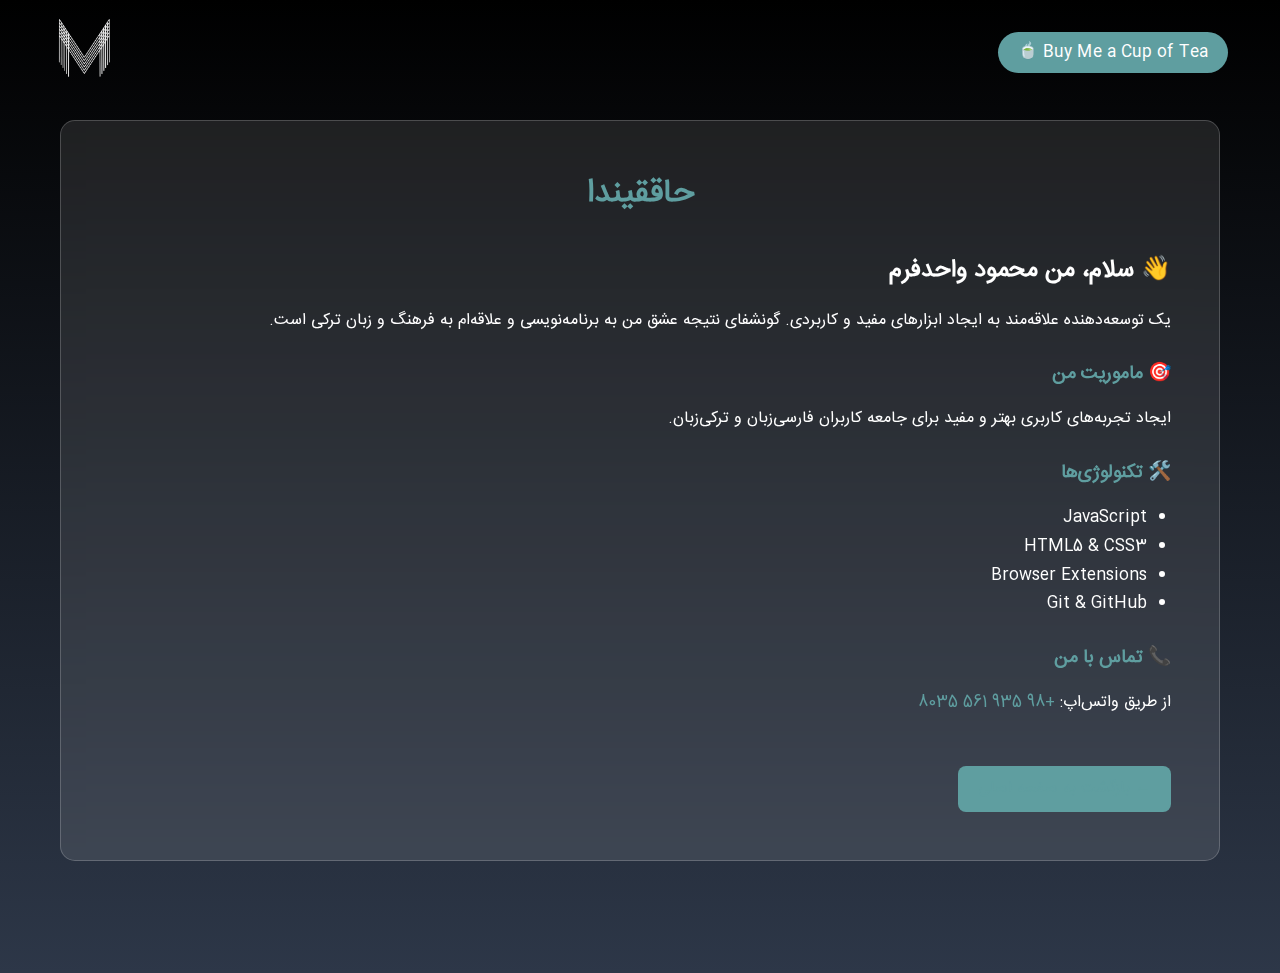
<file: about.html>
<!DOCTYPE html>
<html lang="az" dir="rtl">
<head>
    <meta charset="UTF-8">
    <meta name="viewport" content="width=device-width, initial-scale=1.0">
    <title>حاققیندا | MahmoodVhdtfr</title>
    <link rel="icon" type="image/x-icon" href="images/favicon.ico">
    <link rel="stylesheet" href="css/style.css">
</head>
<body>
    <!-- هدر -->
    <header class="main-header">
        <div class="header-container">
            <div class="header-actions">
                <a href="https://daramet.com/MahmoodVhdtfr" target="_blank" rel="noopener noreferrer" class="coffee-btn">
                    <span class="coffee-text">Buy Me a Cup of Tea</span>
                    <span>🍵</span>
                </a>
            </div>

            <div class="logo">
                <a href="index.html">
                    <img src="images/LOGO-M.png" alt="MahmoodVhdtfr">
                </a>
            </div>
        </div>
    </header>

    <!-- محتوای درباره ما -->
    <section class="about-content">
        <div class="container">
            <div class="about-card">
                <h1>حاققیندا</h1>
                
                <h2>👋 سلام، من محمود واحدفرم</h2>
                <p>
                    یک توسعه‌دهنده علاقه‌مند به ایجاد ابزارهای مفید و کاربردی. 
                    گونشفای نتیجه عشق من به برنامه‌نویسی و علاقه‌ام به فرهنگ و زبان ترکی است.
                </p>

                <h3>🎯 ماموریت من</h3>
                <p>
                    ایجاد تجربه‌های کاربری بهتر و مفید برای جامعه کاربران فارسی‌زبان و ترکی‌زبان.
                </p>

                <h3>🛠️ تکنولوژی‌ها</h3>
                <ul>
                    <li>JavaScript</li>
                    <li>HTML5 & CSS3</li>
                    <li>Browser Extensions</li>
                    <li>Git & GitHub</li>
                </ul>

                <h3>📞 تماس با من</h3>
                <p>
                    از طریق واتس‌اپ: <a href="https://wa.me/989355618035">+98 935 561 8035</a>
                </p>

                <a href="index.html" class="back-btn">← بازگشت به صفحه اصلی</a>
            </div>
        </div>
    </section>

    <script src="js/script.js"></script>
</body>
</html>
</file>
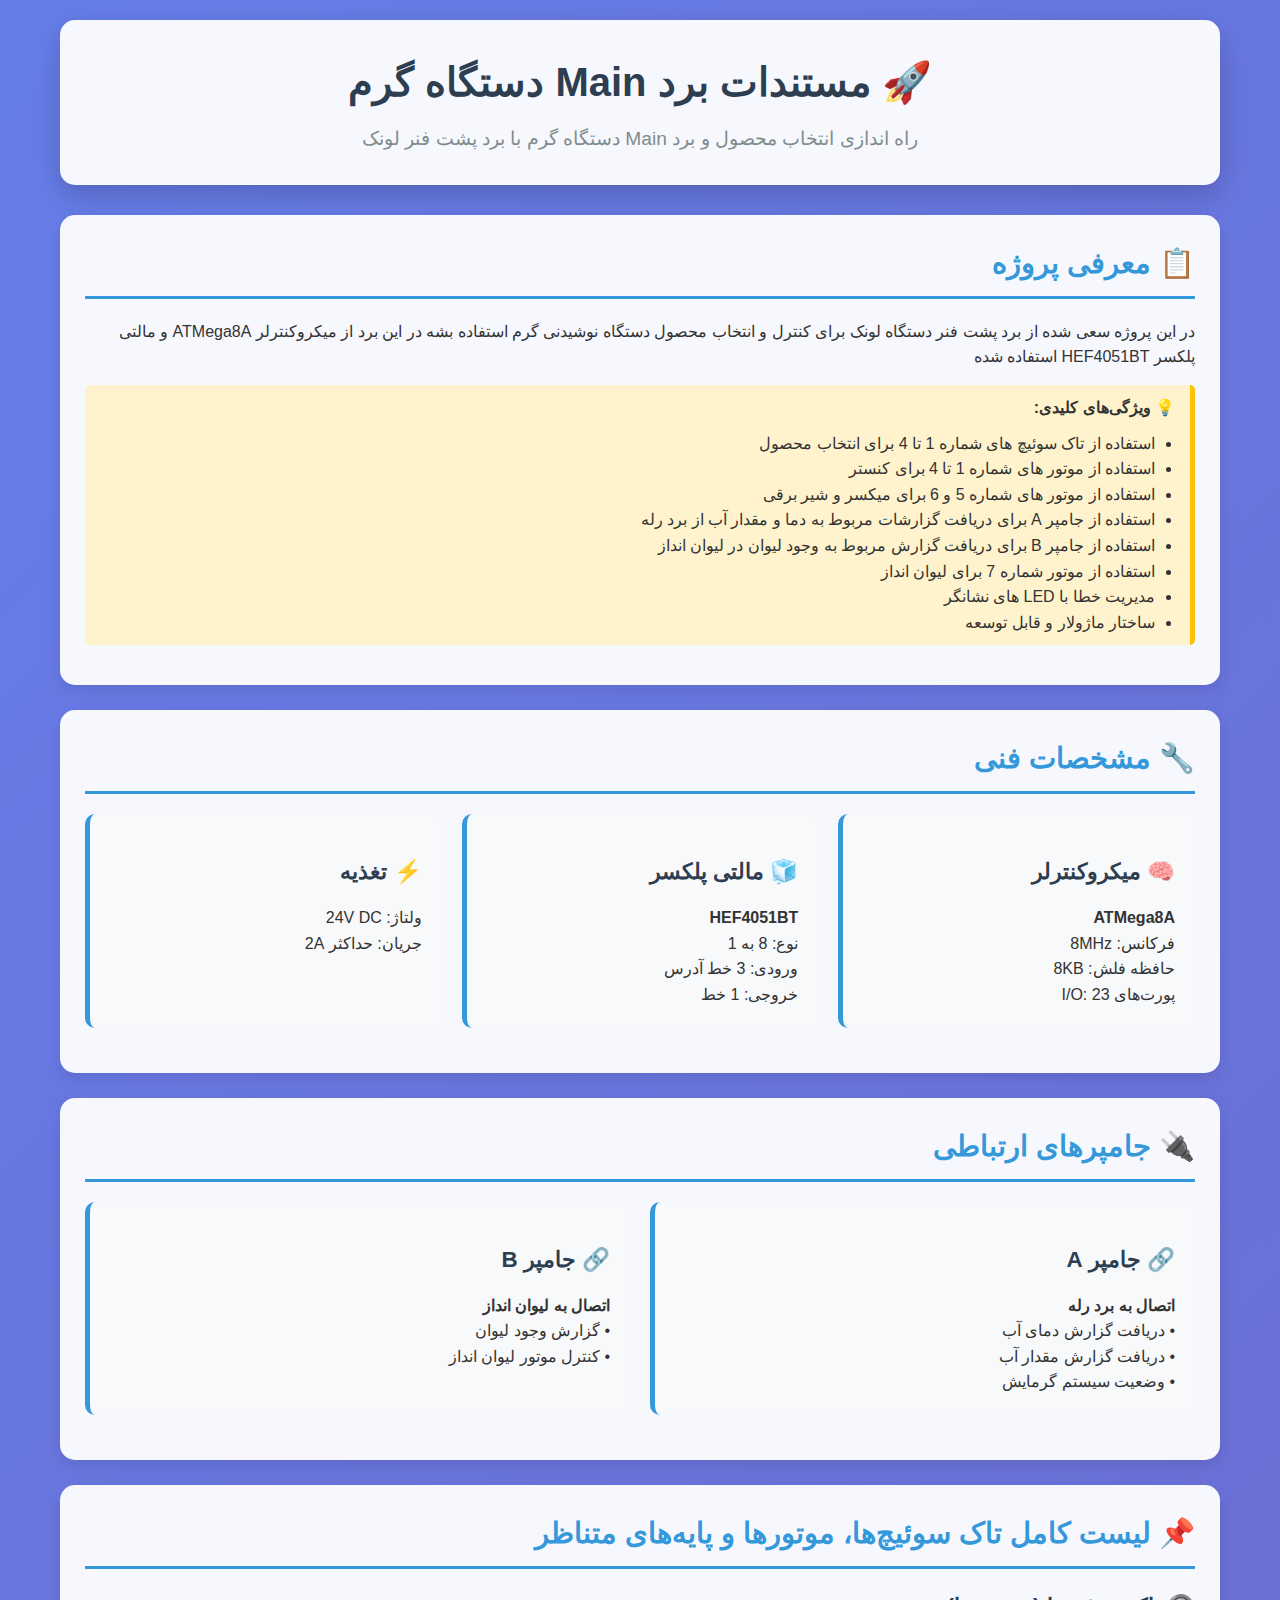
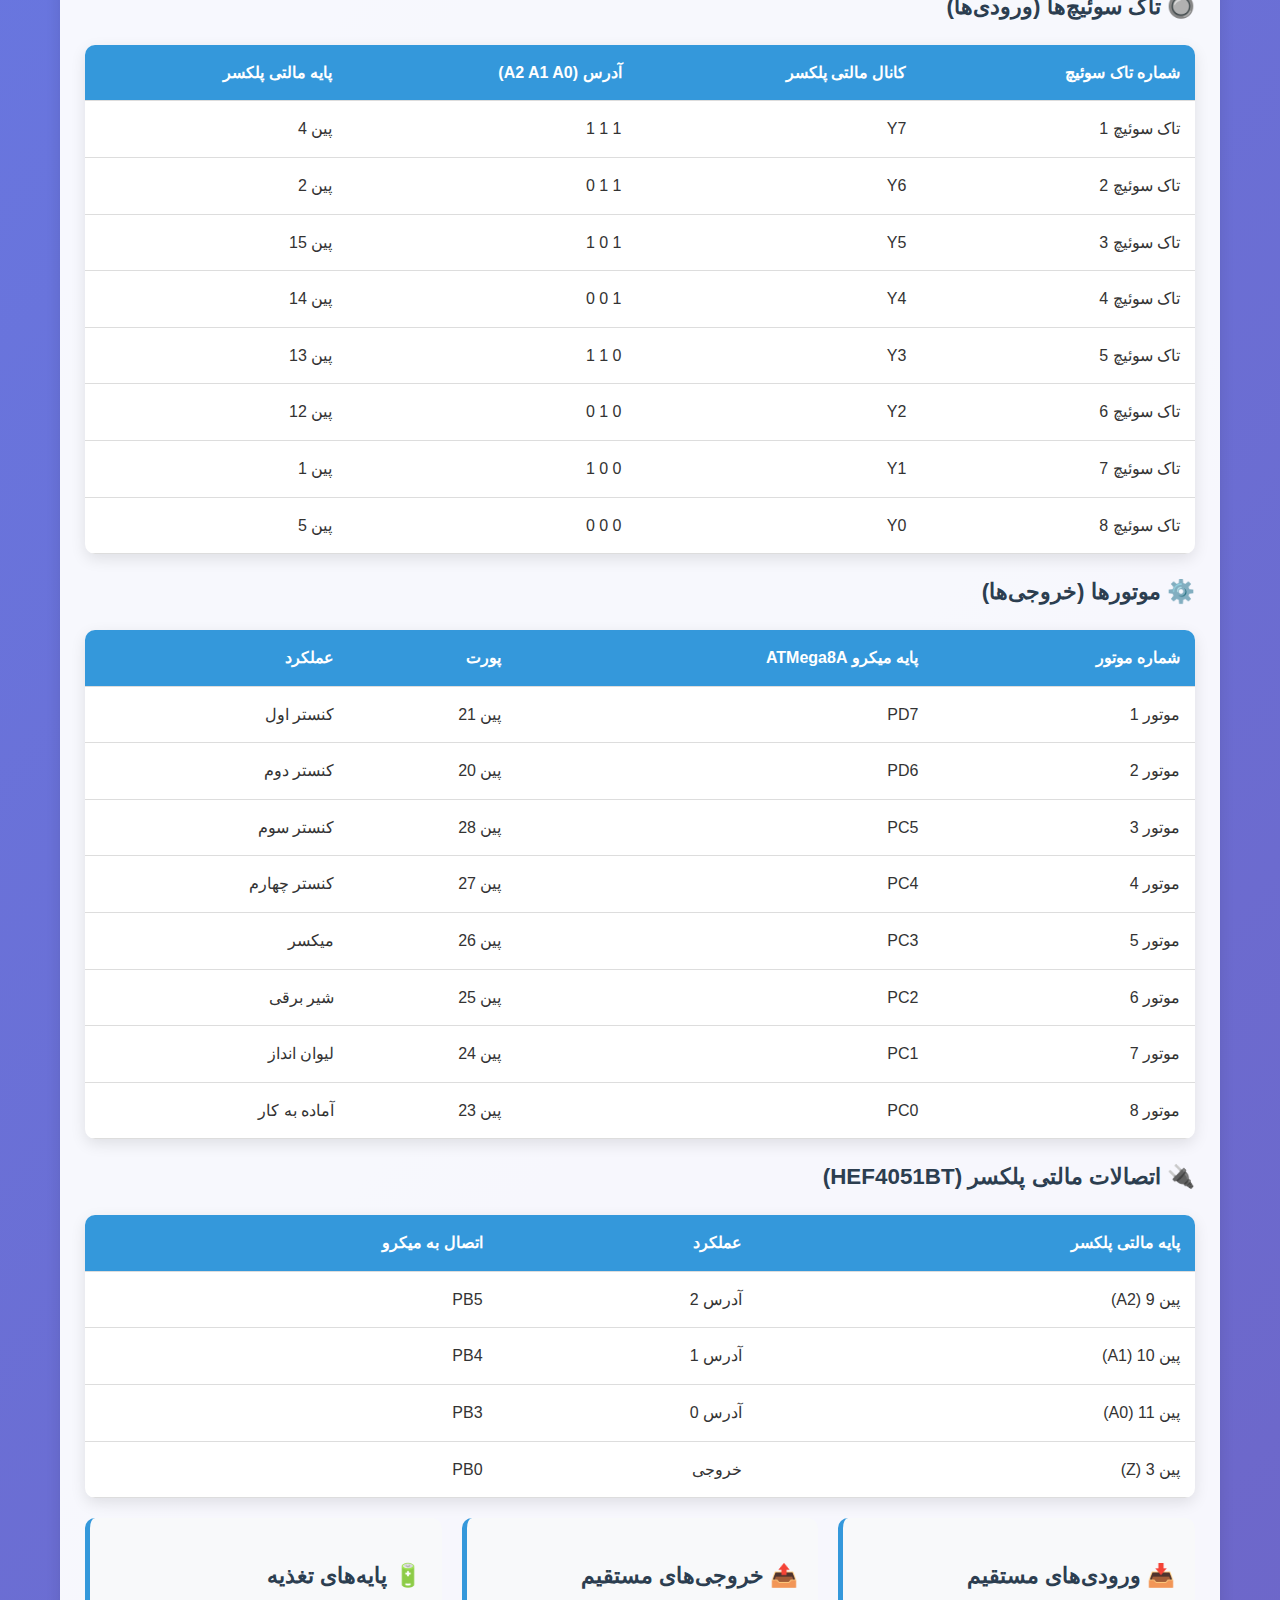
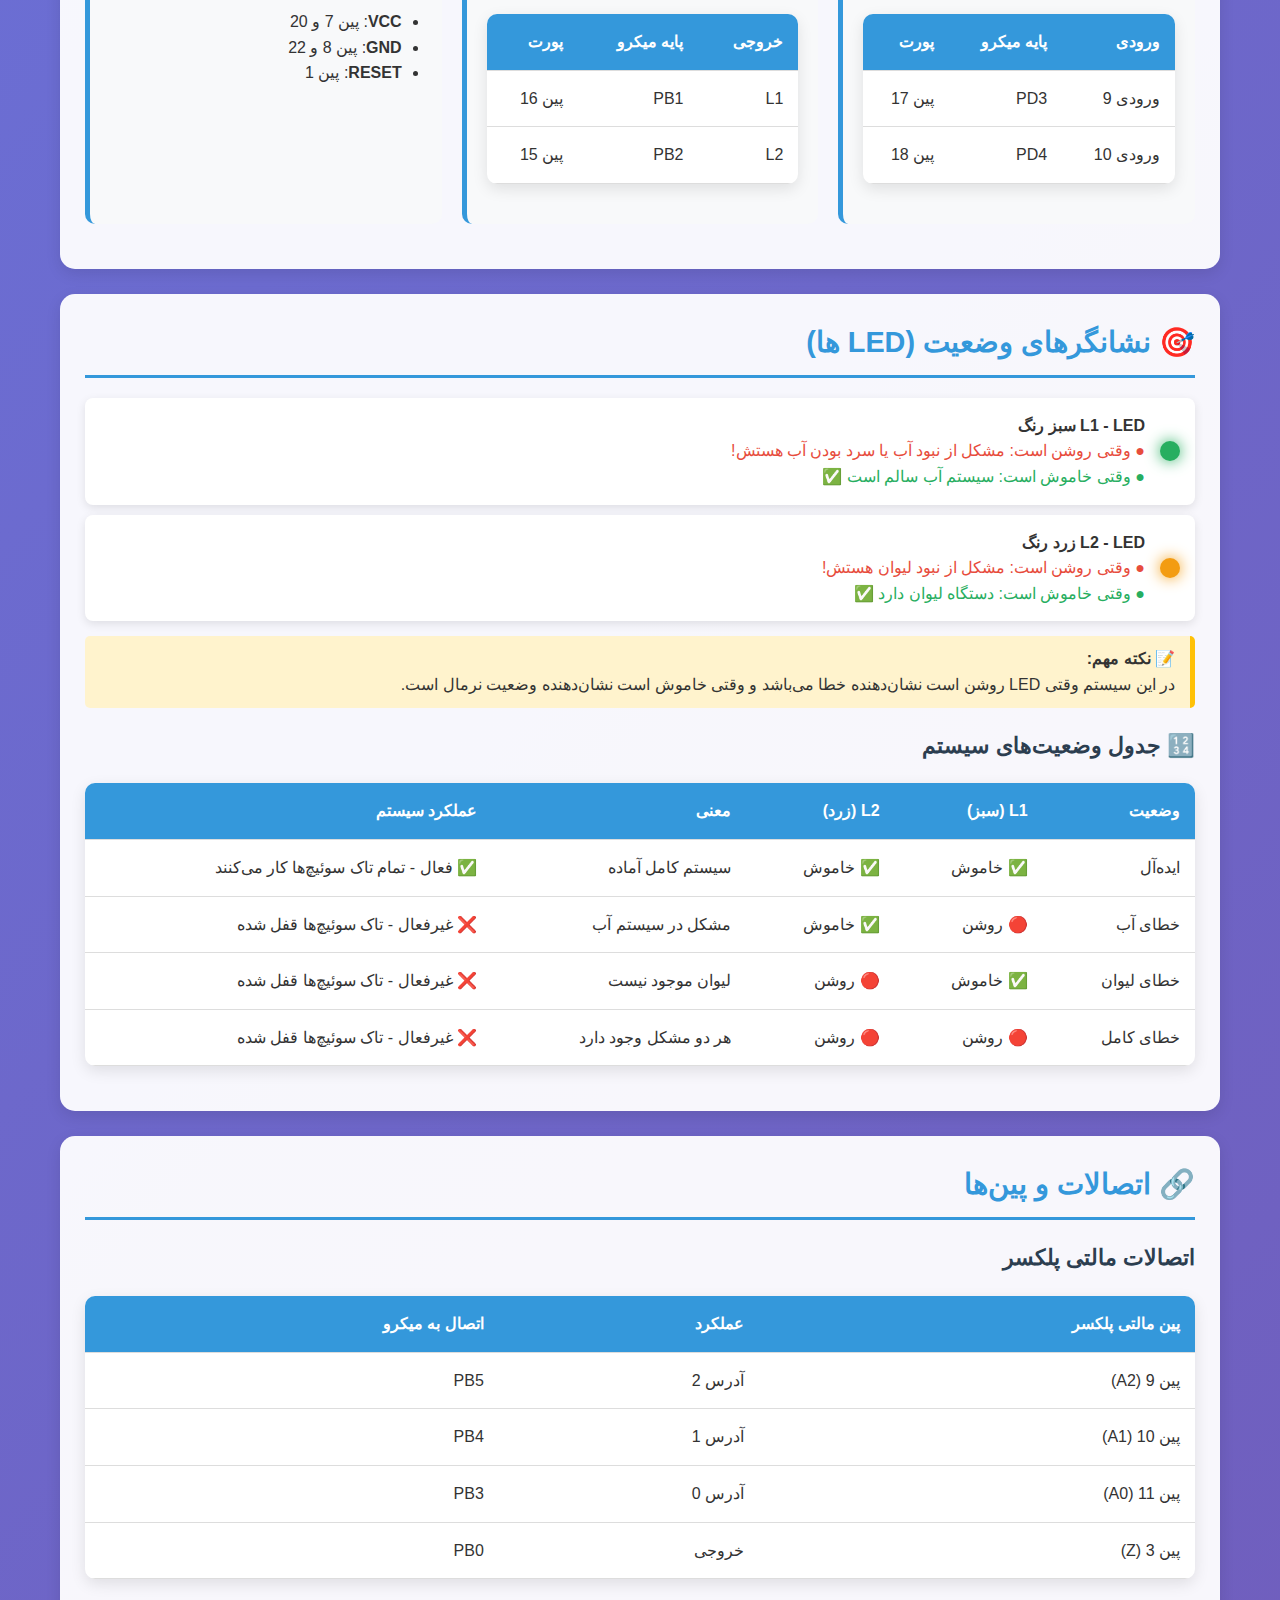
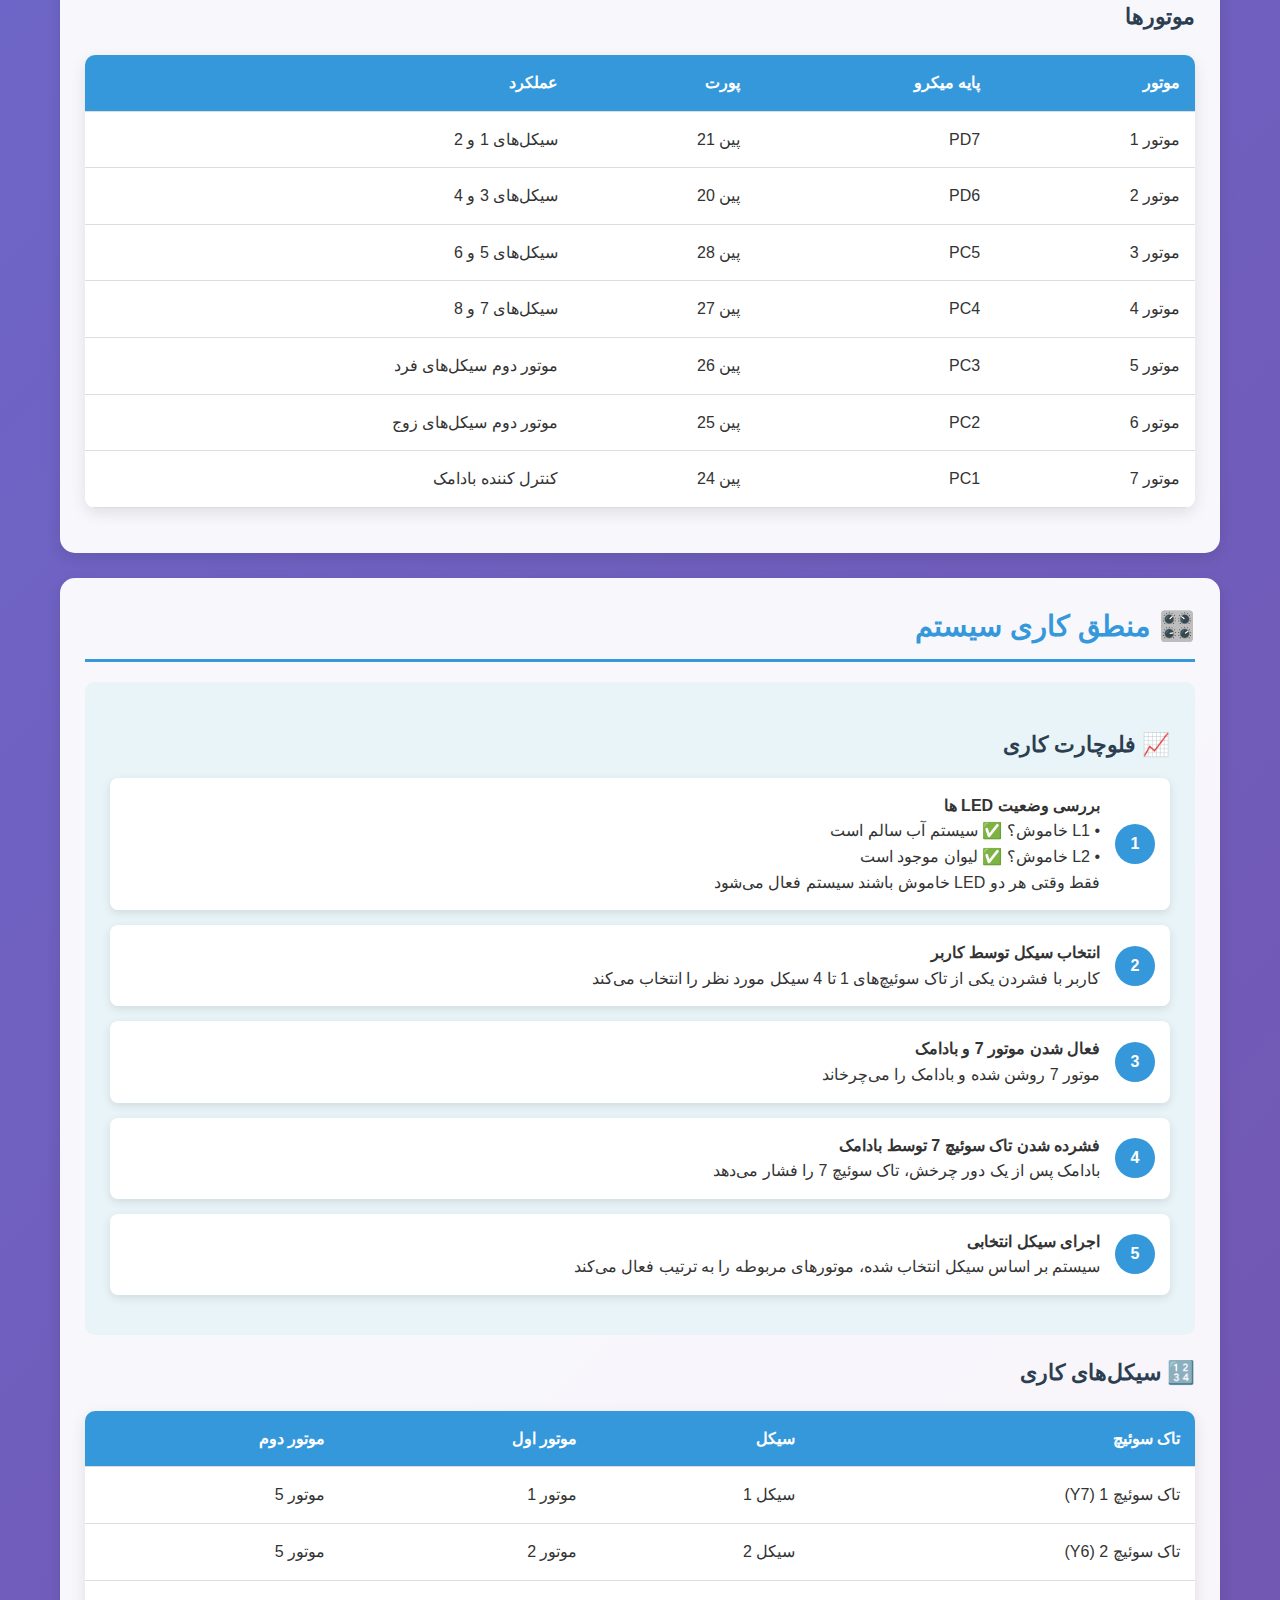
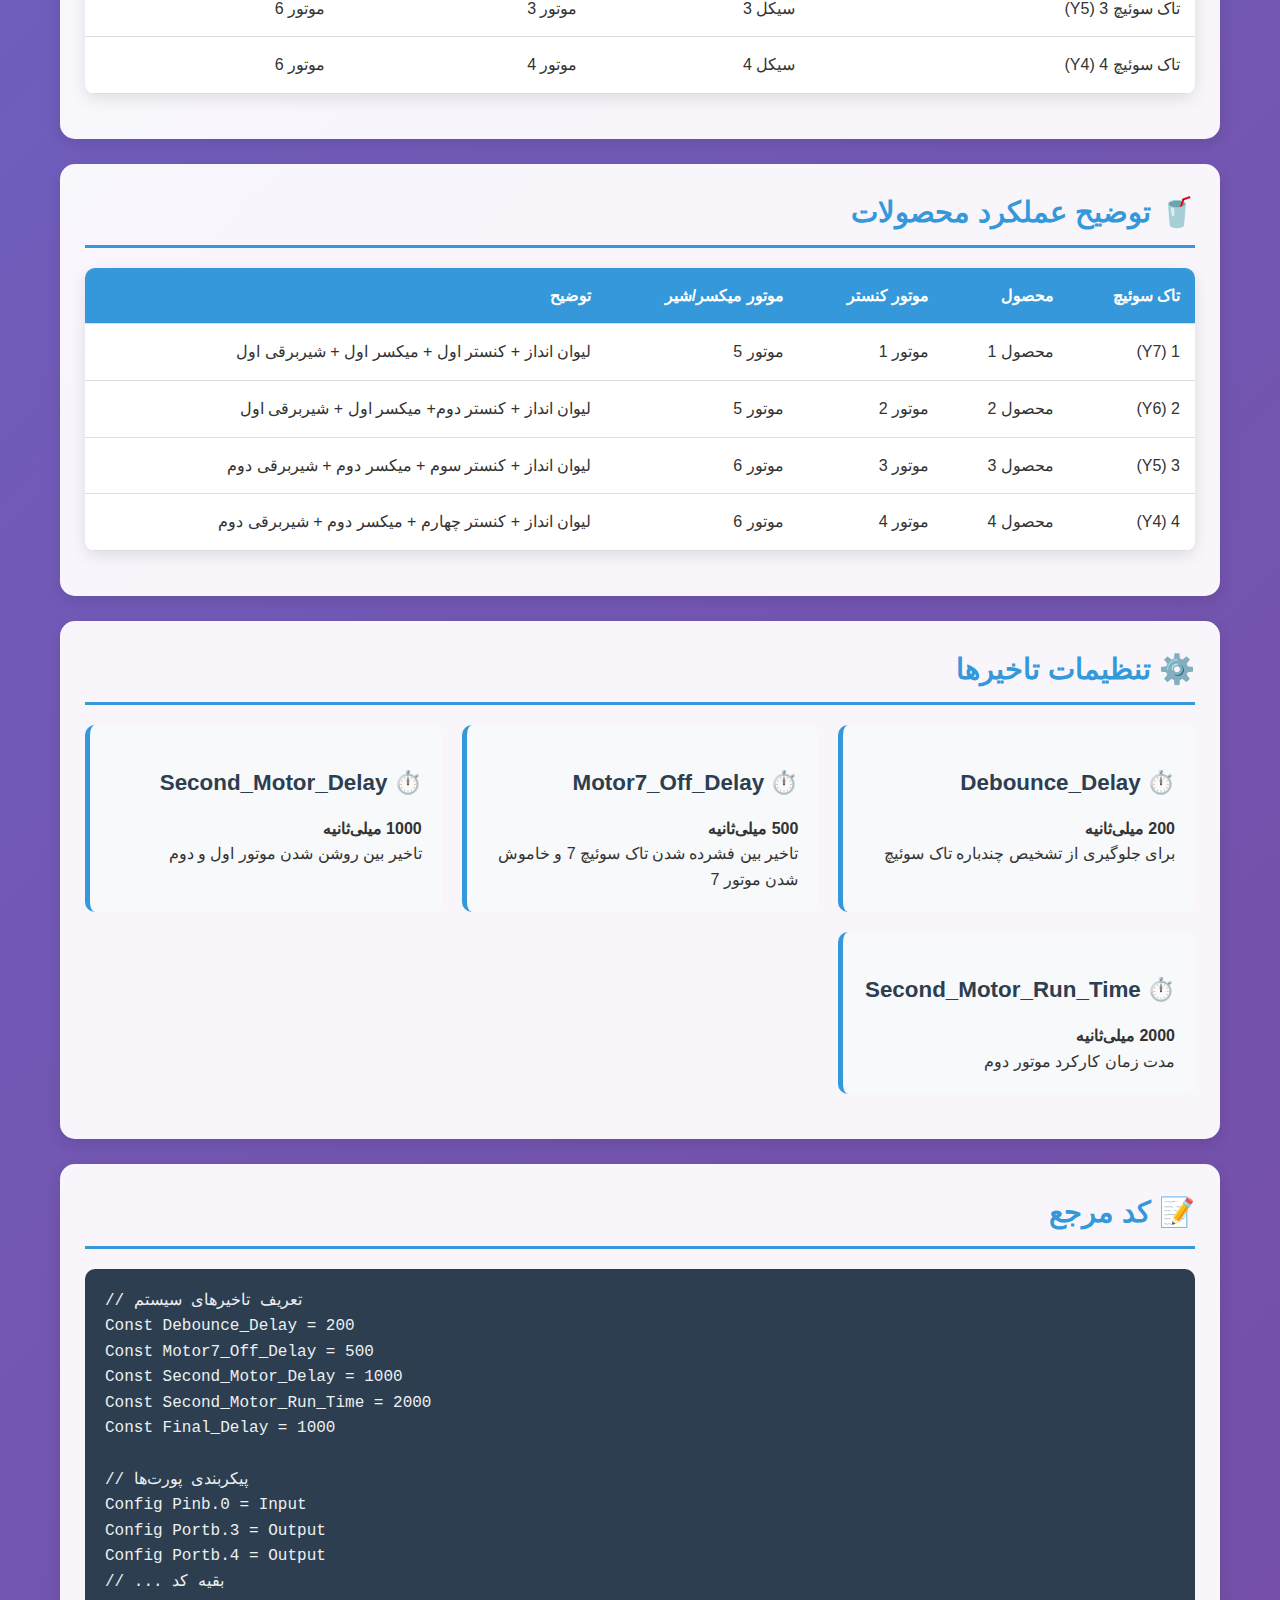
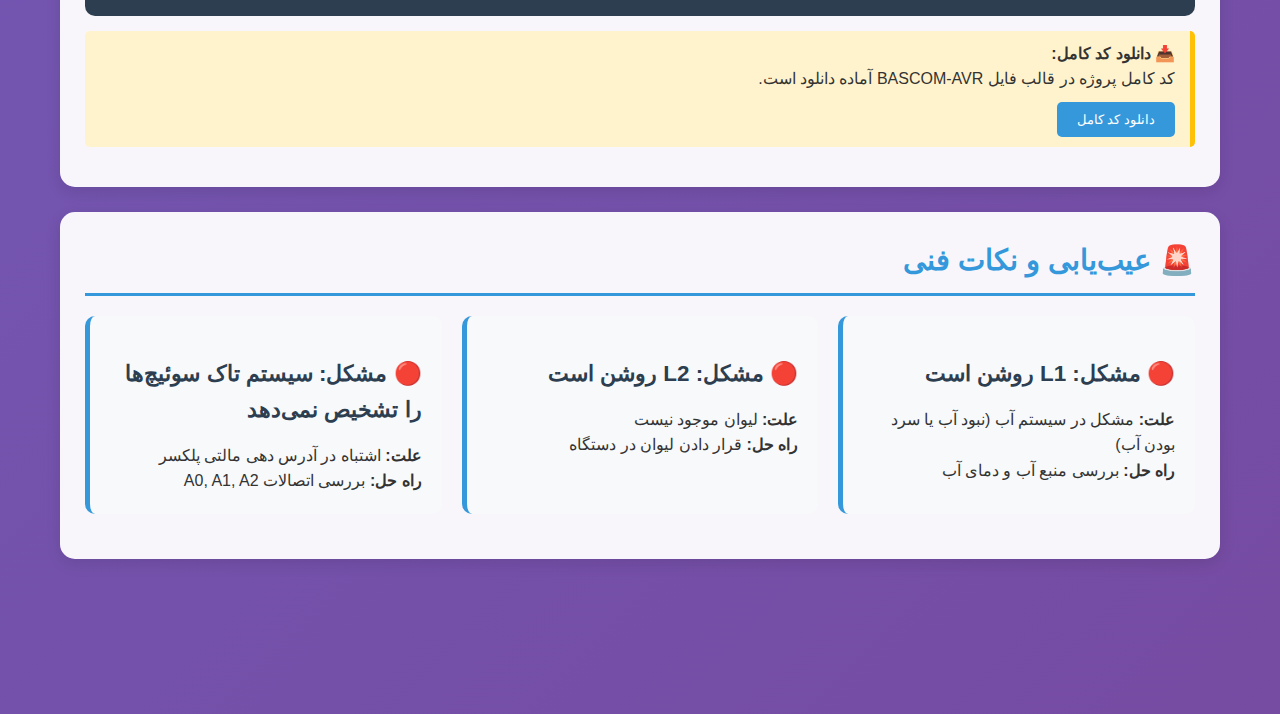
<file: Main.html>
<!DOCTYPE html>
<html lang="fa" dir="rtl">
<head>
    <meta charset="UTF-8">
    <meta name="viewport" content="width=device-width, initial-scale=1.0">
    <title>مستندات برد Main دستگاه گرم</title>
    <style>
        * {
            margin: 0;
            padding: 0;
            box-sizing: border-box;
            font-family: 'Tahoma', 'Arial', sans-serif;
        }
        
        body {
            background: linear-gradient(135deg, #667eea 0%, #764ba2 100%);
            color: #333;
            line-height: 1.6;
        }
        
        .container {
            max-width: 1200px;
            margin: 0 auto;
            padding: 20px;
        }
        
        header {
            background: rgba(255, 255, 255, 0.95);
            padding: 30px;
            border-radius: 15px;
            box-shadow: 0 10px 30px rgba(0, 0, 0, 0.2);
            margin-bottom: 30px;
            text-align: center;
        }
        
        h1 {
            color: #2c3e50;
            font-size: 2.5em;
            margin-bottom: 10px;
        }
        
        .subtitle {
            color: #7f8c8d;
            font-size: 1.2em;
        }
        
        .section {
            background: rgba(255, 255, 255, 0.95);
            padding: 25px;
            border-radius: 15px;
            box-shadow: 0 5px 15px rgba(0, 0, 0, 0.1);
            margin-bottom: 25px;
        }
        
        h2 {
            color: #3498db;
            border-bottom: 3px solid #3498db;
            padding-bottom: 10px;
            margin-bottom: 20px;
            font-size: 1.8em;
        }
        
        h3 {
            color: #2c3e50;
            margin: 20px 0 15px 0;
            font-size: 1.4em;
        }
        
        .grid {
            display: grid;
            grid-template-columns: repeat(auto-fit, minmax(300px, 1fr));
            gap: 20px;
            margin: 20px 0;
        }
        
        .card {
            background: #f8f9fa;
            padding: 20px;
            border-radius: 10px;
            border-left: 5px solid #3498db;
            transition: transform 0.3s ease;
        }
        
        .card:hover {
            transform: translateY(-5px);
        }
        
        .status-indicator {
            display: flex;
            align-items: center;
            margin: 10px 0;
            padding: 15px;
            border-radius: 8px;
            background: white;
            box-shadow: 0 3px 10px rgba(0, 0, 0, 0.1);
        }
        
        .led {
            width: 20px;
            height: 20px;
            border-radius: 50%;
            margin-left: 15px;
            box-shadow: 0 0 10px rgba(0, 0, 0, 0.3);
        }
        
        .led-green {
            background: #27ae60;
            box-shadow: 0 0 15px #27ae60;
        }
        
        .led-yellow {
            background: #f39c12;
            box-shadow: 0 0 15px #f39c12;
        }
        
        .led-off {
            background: #bdc3c7;
        }
        
        .code-block {
            background: #2c3e50;
            color: #ecf0f1;
            padding: 20px;
            border-radius: 10px;
            font-family: 'Courier New', monospace;
            overflow-x: auto;
            margin: 15px 0;
            direction: ltr;
            text-align: left;
        }
        
        .highlight {
            background: #fff3cd;
            padding: 10px 15px;
            border-right: 5px solid #ffc107;
            border-radius: 5px;
            margin: 15px 0;
        }
        
        table {
            width: 100%;
            border-collapse: collapse;
            margin: 20px 0;
            background: white;
            border-radius: 10px;
            overflow: hidden;
            box-shadow: 0 5px 15px rgba(0, 0, 0, 0.1);
        }
        
        th, td {
            padding: 15px;
            text-align: right;
            border-bottom: 1px solid #ddd;
        }
        
        th {
            background: #3498db;
            color: white;
            font-weight: bold;
        }
        
        tr:hover {
            background: #f5f5f5;
        }
        
        .logic-flow {
            background: #e8f4f8;
            padding: 25px;
            border-radius: 10px;
            margin: 20px 0;
        }
        
        .step {
            display: flex;
            align-items: center;
            margin: 15px 0;
            padding: 15px;
            background: white;
            border-radius: 8px;
            box-shadow: 0 3px 10px rgba(0, 0, 0, 0.1);
        }
        
        .step-number {
            background: #3498db;
            color: white;
            width: 40px;
            height: 40px;
            border-radius: 50%;
            display: flex;
            align-items: center;
            justify-content: center;
            font-weight: bold;
            margin-left: 15px;
        }
        
        footer {
            text-align: center;
            padding: 30px;
            color: white;
            margin-top: 50px;
        }
        
        @media (max-width: 768px) {
            .container {
                padding: 10px;
            }
            
            h1 {
                font-size: 2em;
            }
            
            .grid {
                grid-template-columns: 1fr;
            }
        }
    </style>
</head>
<body>
    <div class="container">
        <header>
            <h1>🚀 مستندات برد Main دستگاه گرم</h1>
            <p class="subtitle"> راه اندازی انتخاب محصول و برد  Main دستگاه گرم با برد پشت فنر لونک  </p>
        </header>

        <section class="section">
            <h2>📋 معرفی پروژه</h2>
            <p>در این پروژه سعی شده از برد پشت فنر دستگاه لونک برای کنترل و انتخاب محصول دستگاه نوشیدنی گرم استفاده بشه در این برد  از میکروکنترلر ATMega8A و مالتی پلکسر HEF4051BT  استفاده شده</p>
            
            <div class="highlight">
                <strong>💡 ویژگی‌های کلیدی:</strong>
                <ul style="margin-right: 20px; margin-top: 10px;">
                    <li>استفاده از تاک سوئیچ های شماره 1 تا 4 برای انتخاب محصول</li>
                    <li>استفاده از موتور های شماره 1 تا 4 برای کنستر</li>
                    <li>استفاده از موتور های شماره 5 و 6 برای میکسر و شیر برقی</li>
					<li>استفاده از جامپر A برای  دریافت گزارشات مربوط به دما و مقدار آب از برد رله</li>
					<li>استفاده از جامپر B برای  دریافت گزارش مربوط به وجود لیوان در لیوان انداز</li>
					<li>استفاده از موتور شماره 7 برای لیوان انداز</li>
                    <li>مدیریت خطا با LED های نشانگر</li>
                    <li>ساختار ماژولار و قابل توسعه</li>
                </ul>
            </div>
        </section>

        <section class="section">
            <h2>🔧 مشخصات فنی</h2>
            
            <div class="grid">
                <div class="card">
                    <h3>🧠️ میکروکنترلر</h3>
                    <p><strong>ATMega8A</strong><br>
                    فرکانس: 8MHz<br>
                    حافظه فلش: 8KB<br>
                    پورت‌های I/O: 23</p>
                </div>
                
                <div class="card">
                    <h3>🧊 مالتی پلکسر</h3>
                    <p><strong>HEF4051BT</strong><br>
                    نوع: 8 به 1<br>
                    ورودی: 3 خط آدرس<br>
                    خروجی: 1 خط</p>
                </div>
                
                <div class="card">
                    <h3>⚡ تغذیه</h3>
                    <p>ولتاژ: 24V DC<br>
                    جریان: حداکثر 2A<br>
</p>
                </div>
            </div>
        </section>

<section class="section">
    <h2>🔌 جامپرهای ارتباطی</h2>
    
    <div class="grid">
        <div class="card">
            <h3>🔗 جامپر A</h3>
            <p><strong>اتصال به برد رله</strong><br>
            • دریافت گزارش دمای آب<br>
            • دریافت گزارش مقدار آب<br>
            • وضعیت سیستم گرمایش</p>
        </div>
        
        <div class="card">
            <h3>🔗 جامپر B</h3>
            <p><strong>اتصال به لیوان انداز</strong><br>
            • گزارش وجود لیوان<br>
            • کنترل موتور لیوان انداز<br>
        </div>
    </div>
</section>


        <!-- بخش جدید: لیست کامل پین‌ها -->
        <section class="section">
            <h2>📌 لیست کامل تاک سوئیچ‌ها، موتورها و پایه‌های متناظر</h2>

            <div class="pin-diagram">
                <h3>🔘 تاک سوئیچ‌ها (ورودی‌ها)</h3>
                <table>
                    <tr>
                        <th>شماره تاک سوئیچ</th>
                        <th>کانال مالتی پلکسر</th>
                        <th>آدرس (A2 A1 A0)</th>
                        <th>پایه مالتی پلکسر</th>
                    </tr>
                    <tr>
                        <td>تاک سوئیچ 1</td>
                        <td>Y7</td>
                        <td>1 1 1</td>
                        <td>پین 4</td>
                    </tr>
                    <tr>
                        <td>تاک سوئیچ 2</td>
                        <td>Y6</td>
                        <td>1 1 0</td>
                        <td>پین 2</td>
                    </tr>
                    <tr>
                        <td>تاک سوئیچ 3</td>
                        <td>Y5</td>
                        <td>1 0 1</td>
                        <td>پین 15</td>
                    </tr>
                    <tr>
                        <td>تاک سوئیچ 4</td>
                        <td>Y4</td>
                        <td>1 0 0</td>
                        <td>پین 14</td>
                    </tr>
                    <tr>
                        <td>تاک سوئیچ 5</td>
                        <td>Y3</td>
                        <td>0 1 1</td>
                        <td>پین 13</td>
                    </tr>
                    <tr>
                        <td>تاک سوئیچ 6</td>
                        <td>Y2</td>
                        <td>0 1 0</td>
                        <td>پین 12</td>
                    </tr>
                    <tr>
                        <td>تاک سوئیچ 7</td>
                        <td>Y1</td>
                        <td>0 0 1</td>
                        <td>پین 1</td>
                    </tr>
                    <tr>
                        <td>تاک سوئیچ 8</td>
                        <td>Y0</td>
                        <td>0 0 0</td>
                        <td>پین 5</td>
                    </tr>
                </table>
            </div>

            <div class="pin-diagram">
                <h3>⚙️ موتورها (خروجی‌ها)</h3>
                <table>
                    <tr>
                        <th>شماره موتور</th>
                        <th>پایه میکرو ATMega8A</th>
                        <th>پورت</th>
                        <th>عملکرد</th>
                    </tr>
                    <tr>
                        <td>موتور 1</td>
                        <td>PD7</td>
                        <td>پین 21</td>
                        <td>کنستر اول</td>
                    </tr>
                    <tr>
                        <td>موتور 2</td>
                        <td>PD6</td>
                        <td>پین 20</td>
                        <td>کنستر دوم</td>
                    </tr>
                    <tr>
                        <td>موتور 3</td>
                        <td>PC5</td>
                        <td>پین 28</td>
                        <td>کنستر سوم</td>
                    </tr>
                    <tr>
                        <td>موتور 4</td>
                        <td>PC4</td>
                        <td>پین 27</td>
                        <td>کنستر چهارم</td>
                    </tr>
                    <tr>
                        <td>موتور 5</td>
                        <td>PC3</td>
                        <td>پین 26</td>
                        <td>میکسر</td>
                    </tr>
                    <tr>
                        <td>موتور 6</td>
                        <td>PC2</td>
                        <td>پین 25</td>
                        <td>شیر برقی</td>
                    </tr>
                    <tr>
                        <td>موتور 7</td>
                        <td>PC1</td>
                        <td>پین 24</td>
                        <td>لیوان انداز</td>
                    </tr>
                    <tr>
                        <td>موتور 8</td>
                        <td>PC0</td>
                        <td>پین 23</td>
                        <td>آماده به کار</td>
                    </tr>
                </table>
            </div>

            <div class="pin-diagram">
                <h3>🔌 اتصالات مالتی پلکسر (HEF4051BT)</h3>
                <table>
                    <tr>
                        <th>پایه مالتی پلکسر</th>
                        <th>عملکرد</th>
                        <th>اتصال به میکرو</th>
                    </tr>
                    <tr>
                        <td>پین 9 (A2)</td>
                        <td>آدرس 2</td>
                        <td>PB5</td>
                    </tr>
                    <tr>
                        <td>پین 10 (A1)</td>
                        <td>آدرس 1</td>
                        <td>PB4</td>
                    </tr>
                    <tr>
                        <td>پین 11 (A0)</td>
                        <td>آدرس 0</td>
                        <td>PB3</td>
                    </tr>
                    <tr>
                        <td>پین 3 (Z)</td>
                        <td>خروجی</td>
                        <td>PB0</td>
                    </tr>
                </table>
            </div>

            <div class="grid">
                <div class="card">
                    <h3>📥 ورودی‌های مستقیم</h3>
                    <table>
                        <tr>
                            <th>ورودی</th>
                            <th>پایه میکرو</th>
                            <th>پورت</th>
                        </tr>
                        <tr>
                            <td>ورودی 9</td>
                            <td>PD3</td>
                            <td>پین 17</td>
                        </tr>
                        <tr>
                            <td>ورودی 10</td>
                            <td>PD4</td>
                            <td>پین 18</td>
                        </tr>
                    </table>
                </div>
                
                <div class="card">
                    <h3>📤 خروجی‌های مستقیم</h3>
                    <table>
                        <tr>
                            <th>خروجی</th>
                            <th>پایه میکرو</th>
                            <th>پورت</th>
                        </tr>
                        <tr>
                            <td>L1</td>
                            <td>PB1</td>
                            <td>پین 16</td>
                        </tr>
                        <tr>
                            <td>L2</td>
                            <td>PB2</td>
                            <td>پین 15</td>
                        </tr>
                    </table>
                </div>
                
                <div class="card">
                    <h3>🔋 پایه‌های تغذیه</h3>
                    <ul style="margin-right: 20px; margin-top: 10px;">
                        <li><strong>VCC</strong>: پین 7 و 20</li>
                        <li><strong>GND</strong>: پین 8 و 22</li>
                        <li><strong>RESET</strong>: پین 1</li>
                    </ul>
                </div>
            </div>
        </section>


        <section class="section">
            <h2>🎯 نشانگرهای وضعیت (LED ها)</h2>
            
            <div class="status-indicator">
                <div class="led led-green"></div>
                <div>
                    <strong>L1 - LED سبز رنگ</strong><br>
                    <span style="color: #e74c3c;">● وقتی روشن است: مشکل از نبود آب یا سرد بودن آب هستش!</span><br>
                    <span style="color: #27ae60;">● وقتی خاموش است: سیستم آب سالم است ✅</span>
                </div>
            </div>
            
            <div class="status-indicator">
                <div class="led led-yellow"></div>
                <div>
                    <strong>L2 - LED زرد رنگ</strong><br>
                    <span style="color: #e74c3c;">● وقتی روشن است: مشکل از نبود لیوان هستش!</span><br>
                    <span style="color: #27ae60;">● وقتی خاموش است: دستگاه لیوان دارد ✅</span>
                </div>
            </div>

            <div class="highlight">
                <strong>📝 نکته مهم:</strong>
                <p>در این سیستم وقتی LED روشن است نشان‌دهنده خطا می‌باشد و وقتی خاموش است نشان‌دهنده وضعیت نرمال است.</p>
            </div>

            <h3>🔢 جدول وضعیت‌های سیستم</h3>
            <table>
                <tr>
                    <th>وضعیت</th>
                    <th>L1 (سبز)</th>
                    <th>L2 (زرد)</th>
                    <th>معنی</th>
                    <th>عملکرد سیستم</th>
                </tr>
                <tr>
                    <td>ایده‌آل</td>
                    <td>✅ خاموش</td>
                    <td>✅ خاموش</td>
                    <td>سیستم کامل آماده</td>
                    <td>✅ فعال - تمام تاک سوئیچ‌ها کار می‌کنند</td>
                </tr>
                <tr>
                    <td>خطای آب</td>
                    <td>🔴 روشن</td>
                    <td>✅ خاموش</td>
                    <td>مشکل در سیستم آب</td>
                    <td>❌ غیرفعال - تاک سوئیچ‌ها قفل شده</td>
                </tr>
                <tr>
                    <td>خطای لیوان</td>
                    <td>✅ خاموش</td>
                    <td>🔴 روشن</td>
                    <td>لیوان موجود نیست</td>
                    <td>❌ غیرفعال - تاک سوئیچ‌ها قفل شده</td>
                </tr>
                <tr>
                    <td>خطای کامل</td>
                    <td>🔴 روشن</td>
                    <td>🔴 روشن</td>
                    <td>هر دو مشکل وجود دارد</td>
                    <td>❌ غیرفعال - تاک سوئیچ‌ها قفل شده</td>
                </tr>
            </table>
        </section>

        <section class="section">
            <h2>🔗 اتصالات و پین‌ها</h2>
            
            <h3>اتصالات مالتی پلکسر</h3>
            <table>
                <tr>
                    <th>پین مالتی پلکسر</th>
                    <th>عملکرد</th>
                    <th>اتصال به میکرو</th>
                </tr>
                <tr>
                    <td>پین 9 (A2)</td>
                    <td>آدرس 2</td>
                    <td>PB5</td>
                </tr>
                <tr>
                    <td>پین 10 (A1)</td>
                    <td>آدرس 1</td>
                    <td>PB4</td>
                </tr>
                <tr>
                    <td>پین 11 (A0)</td>
                    <td>آدرس 0</td>
                    <td>PB3</td>
                </tr>
                <tr>
                    <td>پین 3 (Z)</td>
                    <td>خروجی</td>
                    <td>PB0</td>
                </tr>
            </table>

            <h3>موتورها</h3>
            <table>
                <tr>
                    <th>موتور</th>
                    <th>پایه میکرو</th>
                    <th>پورت</th>
                    <th>عملکرد</th>
                </tr>
                <tr>
                    <td>موتور 1</td>
                    <td>PD7</td>
                    <td>پین 21</td>
                    <td>سیکل‌های 1 و 2</td>
                </tr>
                <tr>
                    <td>موتور 2</td>
                    <td>PD6</td>
                    <td>پین 20</td>
                    <td>سیکل‌های 3 و 4</td>
                </tr>
                <tr>
                    <td>موتور 3</td>
                    <td>PC5</td>
                    <td>پین 28</td>
                    <td>سیکل‌های 5 و 6</td>
                </tr>
                <tr>
                    <td>موتور 4</td>
                    <td>PC4</td>
                    <td>پین 27</td>
                    <td>سیکل‌های 7 و 8</td>
                </tr>
                <tr>
                    <td>موتور 5</td>
                    <td>PC3</td>
                    <td>پین 26</td>
                    <td>موتور دوم سیکل‌های فرد</td>
                </tr>
                <tr>
                    <td>موتور 6</td>
                    <td>PC2</td>
                    <td>پین 25</td>
                    <td>موتور دوم سیکل‌های زوج</td>
                </tr>
                <tr>
                    <td>موتور 7</td>
                    <td>PC1</td>
                    <td>پین 24</td>
                    <td>کنترل کننده بادامک</td>
                </tr>
            </table>
        </section>

        <section class="section">
            <h2>🎛️ منطق کاری سیستم</h2>
            
            <div class="logic-flow">
                <h3>📈 فلوچارت کاری</h3>
                
                <div class="step">
                    <div class="step-number">1</div>
                    <div>
                        <strong>بررسی وضعیت LED ها</strong><br>
                        • L1 خاموش؟ ✅ سیستم آب سالم است<br>
                        • L2 خاموش؟ ✅ لیوان موجود است<br>
                        فقط وقتی هر دو LED خاموش باشند سیستم فعال می‌شود
                    </div>
                </div>
                
                <div class="step">
                    <div class="step-number">2</div>
                    <div>
                        <strong>انتخاب سیکل توسط کاربر</strong><br>
                        کاربر با فشردن یکی از تاک سوئیچ‌های 1 تا 4 سیکل مورد نظر را انتخاب می‌کند
                    </div>
                </div>
                
                <div class="step">
                    <div class="step-number">3</div>
                    <div>
                        <strong>فعال شدن موتور 7 و بادامک</strong><br>
                        موتور 7 روشن شده و بادامک را می‌چرخاند
                    </div>
                </div>
                
                <div class="step">
                    <div class="step-number">4</div>
                    <div>
                        <strong>فشرده شدن تاک سوئیچ 7 توسط بادامک</strong><br>
                        بادامک پس از یک دور چرخش، تاک سوئیچ 7 را فشار می‌دهد
                    </div>
                </div>
                
                <div class="step">
                    <div class="step-number">5</div>
                    <div>
                        <strong>اجرای سیکل انتخابی</strong><br>
                        سیستم بر اساس سیکل انتخاب شده، موتورهای مربوطه را به ترتیب فعال می‌کند
                    </div>
                </div>
            </div>

            <h3>🔢 سیکل‌های کاری</h3>
            <table>
                <tr>
                    <th>تاک سوئیچ</th>
                    <th>سیکل</th>
                    <th>موتور اول</th>
                    <th>موتور دوم</th>
                </tr>
                <tr>
                    <td>تاک سوئیچ 1 (Y7)</td>
                    <td>سیکل 1</td>
                    <td>موتور 1</td>
                    <td>موتور 5</td>
                </tr>
                <tr>
                    <td>تاک سوئیچ 2 (Y6)</td>
                    <td>سیکل 2</td>
                    <td>موتور 2</td>
                    <td>موتور 5</td>
                </tr>
                <tr>
                    <td>تاک سوئیچ 3 (Y5)</td>
                    <td>سیکل 3</td>
                    <td>موتور 3</td>
                    <td>موتور 6</td>
                </tr>
                <tr>
                    <td>تاک سوئیچ 4 (Y4)</td>
                    <td>سیکل 4</td>
                    <td>موتور 4</td>
                    <td>موتور 6</td>
                </tr>
            </table>
        </section>
		
		
<!-- اضافه کردن این بخش بعد از بخش سیکل‌های کاری -->

<section class="section">
    <h2>🥤 توضیح عملکرد محصولات</h2>
    
    <table>
        <tr>
            <th>تاک سوئیچ</th>
            <th>محصول</th>
            <th>موتور کنستر</th>
            <th>موتور میکسر/شیر</th>
            <th>توضیح</th>
        </tr>
        <tr>
            <td>1 (Y7)</td>
            <td>محصول 1</td>
            <td>موتور 1</td>
            <td>موتور 5</td>
            <td>لیوان انداز + کنستر اول + میکسر اول + شیربرقی اول</td>
        </tr>
        <tr>
            <td>2 (Y6)</td>
            <td>محصول 2</td>
            <td>موتور 2</td>
            <td>موتور 5</td>
            <td>لیوان انداز + کنستر دوم+ میکسر اول + شیربرقی اول</td>
        </tr>
        <tr>
            <td>3 (Y5)</td>
            <td>محصول 3</td>
            <td>موتور 3</td>
            <td>موتور 6</td>
            <td>لیوان انداز + کنستر سوم + میکسر دوم + شیربرقی دوم</td>
        </tr>
        <tr>
            <td>4 (Y4)</td>
            <td>محصول 4</td>
            <td>موتور 4</td>
            <td>موتور 6</td>
            <td>لیوان انداز + کنستر چهارم + میکسر دوم + شیربرقی دوم</td>
        </tr>
    </table>
</section>


        <section class="section">
            <h2>⚙️ تنظیمات تاخیرها</h2>
            
            <div class="grid">
                <div class="card">
                    <h3>⏱️ Debounce_Delay</h3>
                    <p><strong>200 میلی‌ثانیه</strong><br>
                    برای جلوگیری از تشخیص چندباره تاک سوئیچ</p>
                </div>
                
                <div class="card">
                    <h3>⏱️ Motor7_Off_Delay</h3>
                    <p><strong>500 میلی‌ثانیه</strong><br>
                    تاخیر بین فشرده شدن تاک سوئیچ 7 و خاموش شدن موتور 7</p>
                </div>
                
                <div class="card">
                    <h3>⏱️ Second_Motor_Delay</h3>
                    <p><strong>1000 میلی‌ثانیه</strong><br>
                    تاخیر بین روشن شدن موتور اول و دوم</p>
                </div>
                
                <div class="card">
                    <h3>⏱️ Second_Motor_Run_Time</h3>
                    <p><strong>2000 میلی‌ثانیه</strong><br>
                    مدت زمان کارکرد موتور دوم</p>
                </div>
            </div>
        </section>

        <section class="section">
            <h2>📝 کد مرجع</h2>
            
            <div class="code-block">
// تعریف تاخیرهای سیستم<br>
Const Debounce_Delay = 200<br>
Const Motor7_Off_Delay = 500<br>
Const Second_Motor_Delay = 1000<br>
Const Second_Motor_Run_Time = 2000<br>
Const Final_Delay = 1000<br>
<br>
// پیکربندی پورت‌ها<br>
Config Pinb.0 = Input<br>
Config Portb.3 = Output<br>
Config Portb.4 = Output<br>
// ... بقیه کد<br>
            </div>
            
            <div class="highlight">
                <strong>📥 دانلود کد کامل:</strong>
                <p>کد کامل پروژه در قالب فایل BASCOM-AVR آماده دانلود است.</p>
                <button onclick="downloadCode()" style="background: #3498db; color: white; border: none; padding: 10px 20px; border-radius: 5px; cursor: pointer; margin-top: 10px;">دانلود کد کامل</button>
            </div>
        </section>

        <section class="section">
            <h2>🚨 عیب‌یابی و نکات فنی</h2>
            
            <div class="grid">
                <div class="card">
                    <h3>🔴 مشکل: L1 روشن است</h3>
                    <p><strong>علت:</strong> مشکل در سیستم آب (نبود آب یا سرد بودن آب)<br>
                    <strong>راه حل:</strong> بررسی منبع آب و دمای آب</p>
                </div>
                
                <div class="card">
                    <h3>🔴 مشکل: L2 روشن است</h3>
                    <p><strong>علت:</strong> لیوان موجود نیست<br>
                    <strong>راه حل:</strong> قرار دادن لیوان در دستگاه</p>
                </div>
                
                
                <div class="card">
                    <h3>🔴 مشکل: سیستم تاک سوئیچ‌ها را تشخیص نمی‌دهد</h3>
                    <p><strong>علت:</strong> اشتباه در آدرس دهی مالتی پلکسر<br>
                    <strong>راه حل:</strong> بررسی اتصالات A0, A1, A2</p>
                </div>
            </div>
        </section>
    </div>

    <footer>

    </footer>

    <script>
        function downloadCode() {
            const codeContent = `$regfile = "m8def.dat"
$crystal = 8000000

' ==================== تعریف تاخیرهای سیستم ====================
Const Debounce_Delay = 200      ' تاخیر برای جلوگیری از تشخیص چندباره تاک سوئیچ
Const Motor7_Off_Delay = 500    ' تاخیر بین فشرده شدن تاک سوئیچ 7 و خاموش شدن موتور 7
Const Second_Motor_Delay = 1000 ' تاخیر بین روشن شدن موتور اول و روشن شدن موتور دوم
Const Second_Motor_Run_Time = 2000 ' مدت زمان کارکرد موتور دوم
Const Final_Delay = 1000        ' تاخیر نهایی برای اطمینان از پایان کامل سیکل

' ==================== پیکربندی پورت‌های میکروکنترلر ====================
Config Pinb.0 = Input           ' پین Z مالتی پلکسر - برای خواندن وضعیت تمام تاک سوئیچ‌ها
Config Portb.3 = Output         ' پین A0 مالتی پلکسر - بیت 0 آدرس دهی
Config Portb.4 = Output         ' پین A1 مالتی پلکسر - بیت 1 آدرس دهی
Config Portb.5 = Output         ' پین A2 مالتی پلکسر - بیت 2 آدرس دهی

Config Portc.1 = Output         ' موتور 7 - کنترل کننده اصلی سیستم بادامک
Config Portd.7 = Output         ' موتور 1 - اولین موتور در سیکل 1
Config Portd.6 = Output         ' موتور 2 - اولین موتور در سیکل 2
Config Portc.5 = Output         ' موتور 3 - اولین موتور در سیکل 3
Config Portc.4 = Output         ' موتور 4 - اولین موتور در سیکل 4
Config Portc.3 = Output         ' موتور 5 - موتور دوم در سیکل‌های 1 و 2
Config Portc.2 = Output         ' موتور 6 - موتور دوم در سیکل‌های 3 و 4

Config Pind.3 = Input           ' ورودی PD3 - وضعیت سیستم آب (0: مشکل, 1: سالم)
Config Pind.4 = Input           ' ورودی PD4 - وضعیت لیوان (0: موجود, 1: عدم موجود)

Config Portb.1 = Output         ' خروجی PB1 - L1 (LED سبز) نشان‌دهنده مشکل آب
Config Portb.2 = Output         ' خروجی PB2 - L2 (LED زرد) نشان‌دهنده مشکل لیوان

' ==================== راه‌اندازی اولیه سیستم ====================
Portb.0 = 1                     ' فعال کردن پول-آپ برای پین Z مالتی پلکسر
Portd.3 = 1                     ' فعال کردن پول-آپ برای PD3
Portd.4 = 1                     ' فعال کردن پول-آپ برای PD4

' موتورها از ابتدا روشن (لاژیک معکوس به دلیل اپتوکوپلر)
Set Portc.1    ' موتور 7 خاموش - کنترل کننده بادامک
Set Portd.7    ' موتور 1 خاموش 
Set Portd.6    ' موتور 2 خاموش
Set Portc.5    ' موتور 3 خاموش
Set Portc.4    ' موتور 4 خاموش
Set Portc.3    ' موتور 5 خاموش
Set Portc.2    ' موتور 6 خاموش

' LED ها در حالت عادی خاموش هستند (وضعیت نرمال)
Reset Portb.1  ' L1 خاموش - سیستم آب سالم است
Reset Portb.2  ' L2 خاموش - لیوان موجود است

' ==================== متغیرهای کنترلی سیستم ====================
Dim Cycle_Type As Byte          ' ذخیره نوع سیکل انتخاب شده (1 تا 4)
Dim Motor7_Active As Bit        ' پرچم نشان‌دهنده فعال بودن موتور 7 و بادامک

' ==================== حلقه اصلی برنامه ====================
Main:
    ' سیستم فعال است اگر: (PD3 = 1) AND (PD4 = 0)
    ' یعنی: سیستم آب سالم است AND لیوان موجود است
    If Pind.3 = 1 And Pind.4 = 0 Then
        ' ✅ سیستم فعال است - تمام شرایط برقرار است
        
        ' خاموش کردن LED های نشانگر خطا (وضعیت نرمال)
        Reset Portb.1   ' L1 خاموش - سیستم آب سالم است
        Reset Portb.2   ' L2 خاموش - لیوان موجود است
        
        ' ========== فاز اول: شروع سیکل توسط کاربر ==========
        ' اگر موتور 7 غیرفعال باشد، تاک سوئیچ‌های 1 تا 4 را برای شروع سیکل جدید بررسی کن
        If Motor7_Active = 0 Then
            
            ' ---------- تاک سوئیچ 1 (Y7) - سیکل موتور 1 و 5 ----------
            Set Portb.5 : Set Portb.4 : Set Portb.3  ' آدرس دهی کانال Y7: A2=1, A1=1, A0=1
            Waitms 50                                ' تاخیر برای پایدار شدن سیگنال مالتی پلکسر
            If Pinb.0 = 0 Then                       ' اگر تاک سوئیچ 1 فشرده شد
                Reset Portc.1                        ' روشن کردن موتور 7 (کنترل کننده بادامک)
                Cycle_Type = 1                       ' تنظیم سیکل نوع 1: موتور 1 + موتور 5
                Motor7_Active = 1                    ' فعال کردن پرچم موتور 7
                Waitms Debounce_Delay                ' تاخیر دبیانسی برای جلوگیری از تشخیص چندباره
            End If

            ' ---------- تاک سوئیچ 2 (Y6) - سیکل موتور 2 و 5 ----------
            Set Portb.5 : Set Portb.4 : Reset Portb.3  ' آدرس دهی کانال Y6: A2=1, A1=1, A0=0
            Waitms 50
            If Pinb.0 = 0 Then
                Reset Portc.1        ' روشن کردن موتور 7
                Cycle_Type = 2       ' تنظیم سیکل نوع 2: موتور 2 + موتور 5
                Motor7_Active = 1
                Waitms Debounce_Delay
            End If

            ' ---------- تاک سوئیچ 3 (Y5) - سیکل موتور 3 و 6 ----------
            Set Portb.5 : Reset Portb.4 : Set Portb.3  ' آدرس دهی کانال Y5: A2=1, A1=0, A0=1
            Waitms 50
            If Pinb.0 = 0 Then
                Reset Portc.1        ' روشن کردن موتور 7
                Cycle_Type = 3       ' تنظیم سیکل نوع 3: موتور 3 + موتور 6
                Motor7_Active = 1
                Waitms Debounce_Delay
            End If

            ' ---------- تاک سوئیچ 4 (Y4) - سیکل موتور 4 و 6 ----------
            Set Portb.5 : Reset Portb.4 : Reset Portb.3  ' آدرس دهی کانال Y4: A2=1, A1=0, A0=0
            Waitms 50
            If Pinb.0 = 0 Then
                Reset Portc.1        ' روشن کردن موتور 7
                Cycle_Type = 4       ' تنظیم سیکل نوع 4: موتور 4 + موتور 6
                Motor7_Active = 1
                Waitms Debounce_Delay
            End If
        End If
        
        ' ========== فاز دوم: اجرای سیکل توسط بادامک ==========
        ' اگر موتور 7 فعال باشد، منتظر فشرده شدن تاک سوئیچ 7 توسط بادامک باش
        If Motor7_Active = 1 Then
            
            ' ---------- تاک سوئیچ 7 (Y1) - فعال شده توسط بادامک ----------
            Reset Portb.5 : Reset Portb.4 : Set Portb.3  ' آدرس دهی کانال Y1: A2=0, A1=0, A0=1
            Waitms 50
            If Pinb.0 = 0 Then       ' اگر تاک سوئیچ 7 توسط بادامک فشرده شد
                Waitms Motor7_Off_Delay  ' تاخیر قبل از خاموش کردن موتور 7
                Set Portc.1              ' خاموش کردن موتور 7 (بادامک)
                
                ' اجرای سیکل کاری بر اساس نوع سیکل انتخاب شده توسط کاربر
                Select Case Cycle_Type
                    
                    Case 1:  ' سیکل نوع 1: موتور 1 و موتور 5
                        Reset Portd.7                ' روشن کردن موتور 1
                        Waitms Second_Motor_Delay    ' تاخیر قبل از روشن کردن موتور دوم
                        Reset Portc.3                ' روشن کردن موتور 5
                        Waitms Second_Motor_Run_Time ' مدت زمان کارکرد موتور 5
                        Set Portd.7                  ' خاموش کردن موتور 1
                        Waitms Final_Delay           ' تاخیر نهایی
                        Set Portc.3                  ' خاموش کردن موتور 5
                        
                    Case 2:  ' سیکل نوع 2: موتور 2 و موتور 5
                        Reset Portd.6                ' روشن کردن موتور 2
                        Waitms Second_Motor_Delay
                        Reset Portc.3                ' روشن کردن موتور 5
                        Waitms Second_Motor_Run_Time
                        Set Portd.6                  ' خاموش کردن موتور 2
                        Waitms Final_Delay
                        Set Portc.3                  ' خاموش کردن موتور 5
                        
                    Case 3:  ' سیکل نوع 3: موتور 3 و موتور 6
                        Reset Portc.5                ' روشن کردن موتور 3
                        Waitms Second_Motor_Delay
                        Reset Portc.2                ' روشن کردن موتور 6
                        Waitms Second_Motor_Run_Time
                        Set Portc.5                  ' خاموش کردن موتور 3
                        Waitms Final_Delay
                        Set Portc.2                  ' خاموش کردن موتور 6
                        
                    Case 4:  ' سیکل نوع 4: موتور 4 و موتور 6
                        Reset Portc.4                ' روشن کردن موتور 4
                        Waitms Second_Motor_Delay
                        Reset Portc.2                ' روشن کردن موتور 6
                        Waitms Second_Motor_Run_Time
                        Set Portc.4                  ' خاموش کردن موتور 4
                        Waitms Final_Delay
                        Set Portc.2                  ' خاموش کردن موتور 6
                End Select
                
                ' ریست متغیرها برای آماده‌سازی سیکل بعدی
                Cycle_Type = 0       ' پاک کردن نوع سیکل
                Motor7_Active = 0    ' غیرفعال کردن پرچم موتور 7
            End If
        End If

    Else
        ' ❌ سیستم غیرفعال است - یکی از شرایط فعال بودن برقرار نیست
        
        ' روشن کردن LED های نشانگر متناسب با نوع خطا
        If Pind.3 = 0 Then
            Set Portb.1   ' روشن کردن L1 - نشان‌دهنده مشکل در سیستم آب
        Else
            Reset Portb.1 ' خاموش کردن L1 - سیستم آب سالم است
        End If
        
        If Pind.4 = 1 Then
            Set Portb.2   ' روشن کردن L2 - نشان‌دهنده عدم وجود لیوان
        Else
            Reset Portb.2 ' خاموش کردن L2 - لیوان موجود است
        End If
        
    End If
    
    ' بازگشت به ابتدای حلقه اصلی برای ادامه نظارت بر سیستم
    Goto Main
End`;

            const blob = new Blob([codeContent], { type: 'text/plain' });
            const url = window.URL.createObjectURL(blob);
            const a = document.createElement('a');
            a.href = url;
            a.download = 'Motor_Control_System.bas';
            document.body.appendChild(a);
            a.click();
            document.body.removeChild(a);
            window.URL.revokeObjectURL(url);
        }
    </script>
</body>
</html>
</file>
<file: css/style.css>
@font-face {
    font-family: 'MV';
    src: url('../fonts/MV.woff') format('woff');
    /* یا اگر کار نکرد: */
    /* src: url('./../fonts/MV.woff') format('woff'); */
    /* یا: */
    /* src: url('/fonts/MV.woff') format('woff'); */
    font-display: swap;
}

* {
    margin: 0;
    padding: 0;
    box-sizing: border-box;
}

body {
    font-family: 'MV', Tahoma, Geneva, Verdana, sans-serif;
    line-height: 1.6;
    color: #1f2937;
    background: #ffffff;
}

.container {
    max-width: 1200px;
    margin: 0 auto;
    padding: 0 20px;
}

/* هدر */
.main-header {
    padding: 15px 0;
    position: absolute;
    width: 100%;
    top: 0;
    z-index: 1000;
}

.header-container {
    max-width: 95%;
    margin: 0 auto;
    display: flex;
    justify-content: space-between;
    align-items: center;
    padding: 0 20px;
}

.logo img {
    width: 65px;
    height: auto;
}

.coffee-btn {
    background: cadetblue;
    color: white;
    padding: 8px 20px;
    border-radius: 25px;
    text-decoration: none;
    font-family: MV;
    font-size: 1rem;
    display: flex;
    align-items: center;
    gap: 5px;
    transition: all 0.3s ease;
}

.coffee-btn:hover {
    transform: translateY(-2px);
}

/* بخش‌ها بدون margin */
section {
    margin: 0;
    border: none;
}

/* هیرو */
.hero {
    background-image: url(../images/bg.jpg);
    background-size: cover;
    background-position: top;
    color: white;
    padding: 150px 0 100px;
    text-align: center;
}

.herosmws {
    background-image: url(../images/bgsmws.jpg);
    background-size: cover;
    background-position: top;
    color: white;
    padding: 150px 0 100px;
    text-align: center;
}

.hero h1 {
    font-size: 2.2rem;
    margin-bottom: 1rem;
    text-shadow: 1px 1px 5px black;
}

.hero p {
    font-size: 1.5em;
    font-weight: 800;
    margin-bottom: 3rem;
    color: #fff;
    text-shadow: 1px 1px 5px black;
}

.herosmws h1 {
    font-size: 2.2rem;
    margin-bottom: 1rem;
    text-shadow: 1px 1px 5px black;
}

.herosmws p {
    font-size: 1.5em;
    font-weight: 800;
    margin-bottom: 3rem;
    color: #fff;
    text-shadow: 1px 1px 5px black;
}

.cta-buttons {
    display: flex;
    gap: 2rem;
    justify-content: center;
    flex-wrap: wrap;
}

.btn {
    display: inline-flex;
    align-items: center;
    gap: 8px;
    padding: 12px 24px;
    background: white;
    color: black;
    text-decoration: none;
    border-radius: 8px;
    font-weight: 600;
    transition: all 0.3s;
    font-size: 18px;
}

.btn:hover {
    transform: translateY(-2px);
}

/* ویژگی‌ها */
.features {
    padding: 100px 0;
    background: linear-gradient(180deg, #000000 30%, #e5e7f8 100%);
    text-align: center;
}

.section-title {
    text-align: center;
    font-size: 2.2rem;
    margin-bottom: 3rem;
    color: #1f2937;
}

.features .section-title {
    text-align: center;
    font-size: 2.2rem;
    margin-bottom: 5rem;
    color: #fff;
}

.features-grid {
    display: grid;
    grid-template-columns: repeat(auto-fit, minmax(250px, 1fr));
    gap: 2rem;
}

.feature-card {
    background: #fffffff0;
    padding: 2rem;
    border-radius: 12px;
    box-shadow: 0 4px 6px rgba(0, 0, 0, 0.1);
    backdrop-filter: blur(50px);
    text-align: center;
    transition: transform 0.3s;
}

.feature-card:hover {
    transform: translateY(-5px);
}

.feature-icon {
    width: 60px;
    height: 60px;
    margin: 0 auto 1rem;
    background: #2563eb;
    border-radius: 50%;
    display: flex;
    align-items: center;
    justify-content: center;
    color: white;
    font-size: 1.5rem;
}

/* اسکرین‌شات‌ها */
.screenshots {
    padding: 100px 0;
    background: linear-gradient(180deg, lavender 0%, #e4eeef 100%);
    text-align: center;
}

.screenshot-grid {
    display: grid;
    grid-template-columns: repeat(auto-fit, minmax(300px, 1fr));
    gap: 2rem;
    margin-top: 3rem;
}

.screenshot-item {
    border-radius: 12px;
    overflow: hidden;
    box-shadow: 0 8px 25px rgba(0,0,0,0.1);
    cursor: pointer;
    transition: transform 0.3s;
}

.screenshot-item:hover {
    transform: scale(1.05);
}

.screenshot-item img {
    width: 100%;
    height: auto;
    display: block;
}

/* دانلود با گرادیانت */
.download {
    padding: 100px 0;
    background: linear-gradient(180deg, #e4eeef 0%, cadetblue 100%);
    text-align: center;
}

.browser-buttons {
    display: flex;
    justify-content: center;
    gap: 1rem;
    flex-wrap: wrap;
    margin-top: 2rem;
}

.browser-btn {
    display: flex;
    width: 20%;
    flex-direction: column;
    align-items: center;
    gap: 10px;
    padding: 1.5rem;
    background: white;
    border-radius: 12px;
    text-decoration: none;
    color: #1f2937;
    transition: all 0.3s;
    min-width: 150px;
    box-shadow: 0 4px 6px rgba(0,0,0,0.1);
}

.browser-btn:hover {
    transform: translateY(-5px);
    box-shadow: 0 8px 20px rgba(0,0,0,0.15);
}

.browser-icon {
    width: 48px;
    height: 48px;
}

.browser-icon img {
    width: 100%;
    height: auto;
}

/* فوتر */
footer {
    background: cadetblue;
    color: white;
    padding: 2em 0;
    text-align: center;
    position: relative;
}

.footer img {
    width: 50px;
    height: auto;
    vertical-align: middle;
    margin: 0 5px;
}

.visitor-info {
    margin-top: 10px;
    font-size: 0.9em;
    opacity: 0.8;
}

.visitor-number {
    font-weight: bold;
    color: #fff;
}

/* لایت‌بکس */
.lightbox {
    display: none;
    position: fixed;
    top: 0;
    left: 0;
    width: 100%;
    height: 100%;
    background: rgba(0, 0, 0, 0.9);
    z-index: 2000;
    justify-content: center;
    align-items: center;
}

.lightbox-content {
    max-width: 90%;
    max-height: 90%;
    border-radius: 10px;
}

.lightbox-close {
    position: absolute;
    top: 20px;
    right: 20px;
    color: white;
    font-size: 2rem;
    cursor: pointer;
    background: rgba(0, 0, 0, 0.5);
    width: 50px;
    height: 50px;
    border-radius: 50%;
    display: flex;
    justify-content: center;
    align-items: center;
}

.lightbox-nav {
    position: absolute;
    top: 50%;
    width: 100%;
    display: flex;
    justify-content: space-between;
    padding: 0 20px;
    transform: translateY(-50%);
}

.lightbox-prev, .lightbox-next {
    color: white;
    font-size: 2rem;
    cursor: pointer;
    background: rgba(0, 0, 0, 0.5);
    width: 50px;
    height: 50px;
    border-radius: 50%;
    display: flex;
    justify-content: center;
    align-items: center;
}

/* رسپانسیو */
@media (max-width: 768px) {
    .hero h1 {
        font-size: 160%;
    }
    
    .hero p {
        font-size: 95%;
    }
    
    .cta-buttons {
        gap: 1rem;
    }
    
    .features-grid,
    .screenshot-grid {
        grid-template-columns: 1fr;
    }
    
    .section-title {
        font-size: 1.8rem;
    }

    .browser-btn {
        width: 45%;
    }
}

/*استایل‌های مخصوص صفحه درباره ما   */

/* صفحه درباره ما */
.about-content {
    padding: 120px 0 80px;
    background: linear-gradient(180deg, #000000 0%, #2d3748 100%);
    color: white;
    min-height: 100vh;
}

.about-card {
    background: rgba(255, 255, 255, 0.1);
    backdrop-filter: blur(10px);
    padding: 3rem;
    border-radius: 15px;
    margin-bottom: 2rem;
    border: 1px solid rgba(255, 255, 255, 0.2);
}

.back-btn {
    display: inline-flex;
    align-items: center;
    gap: 8px;
    padding: 10px 20px;
    background: cadetblue;
    color: white;
    text-decoration: none;
    border-radius: 8px;
    margin-top: 2rem;
    transition: all 0.3s;
}

.back-btn:hover {
    transform: translateY(-2px);
    background: #5f9ea0;
}

.about-card h1 {
    text-align: center;
    margin-bottom: 2rem;
    color: cadetblue;
}

.about-card h2 {
    margin-bottom: 1rem;
    color: #fff;
}

.about-card h3 {
    margin: 1.5rem 0 1rem;
    color: cadetblue;
}

.about-card p {
    margin: 1rem 0;
    line-height: 1.8;
}

.about-card ul {
    margin: 1rem 0;
    padding-right: 1.5rem;
    line-height: 1.8;
}

.about-card a {
    color: cadetblue;
    text-decoration: none;
}

.about-card a:hover {
    text-decoration: underline;
}
/* استایل برای لینک‌های غیرفعال */
.browser-btn:not([href]), 
.browser-btn[href="#"] {
    opacity: 0.6;
    cursor: not-allowed;
    filter: grayscale(100%);
}

.browser-btn:not([href]):hover, 
.browser-btn[href="#"]:hover {
    transform: none;
    box-shadow: 0 4px 6px rgba(0,0,0,0.1);
}

/* استایل برای حالت لودینگ */
.components-loading {
    opacity: 0.7;
}

.components-loaded {
    opacity: 1;
    transition: opacity 0.3s ease;
}
/* استایل‌های منو */
.nav-menu {
    display: flex;
    gap: 2rem;
    align-items: center;
    margin: 0 auto;
}

.nav-link {
    color: #fff;
    text-decoration: none;
    font-weight: 500;
    padding: 0.5rem 1rem;
    border-radius: 8px;
    transition: all 0.3s ease;
    font-family: 'MV', Tahoma, Geneva, Verdana, sans-serif;
}

.nav-link:hover {
    background: rgba(95, 158, 160, 0.1);
    color: cadetblue;
}

.nav-link.active {
    background: cadetblue;
    color: white;
}

/* منوی موبایل */
.mobile-menu-btn {
    display: none;
    flex-direction: column;
    gap: 4px;
    cursor: pointer;
    padding: 8px;
}

.mobile-menu-btn span {
    width: 25px;
    height: 3px;
    background: #1f2937;
    transition: all 0.3s ease;
}

.mobile-menu {
    display: none;
    position: absolute;
    top: 100%;
    left: 0;
    right: 0;
    background: white;
    box-shadow: 0 4px 6px rgba(0,0,0,0.1);
    padding: 1rem;
    flex-direction: column;
    gap: 0.5rem;
    z-index: 1001;
}

.mobile-nav-link {
    color: #1f2937;
    text-decoration: none;
    padding: 0.75rem 1rem;
    border-radius: 8px;
    transition: all 0.3s ease;
    font-family: 'MV', Tahoma, Geneva, Verdana, sans-serif;
    text-align: center;
}

.mobile-nav-link:hover {
    background: rgba(95, 158, 160, 0.1);
    color: cadetblue;
}

/* رسپانسیو */
@media (max-width: 768px) {
    .nav-menu {
        display: none;
    }
    
    .mobile-menu-btn {
        display: flex;
    }
    
    .mobile-menu.active {
        display: flex;
    }
    
    /* انیمیشن منوی موبایل */
    .mobile-menu-btn.active span:nth-child(1) {
        transform: rotate(45deg) translate(6px, 6px);
    }
    
    .mobile-menu-btn.active span:nth-child(2) {
        opacity: 0;
    }
    
    .mobile-menu-btn.active span:nth-child(3) {
        transform: rotate(-45deg) translate(6px, -6px);
    }
    
    .header-container {
        justify-content: space-between;
    }
}
</file>
